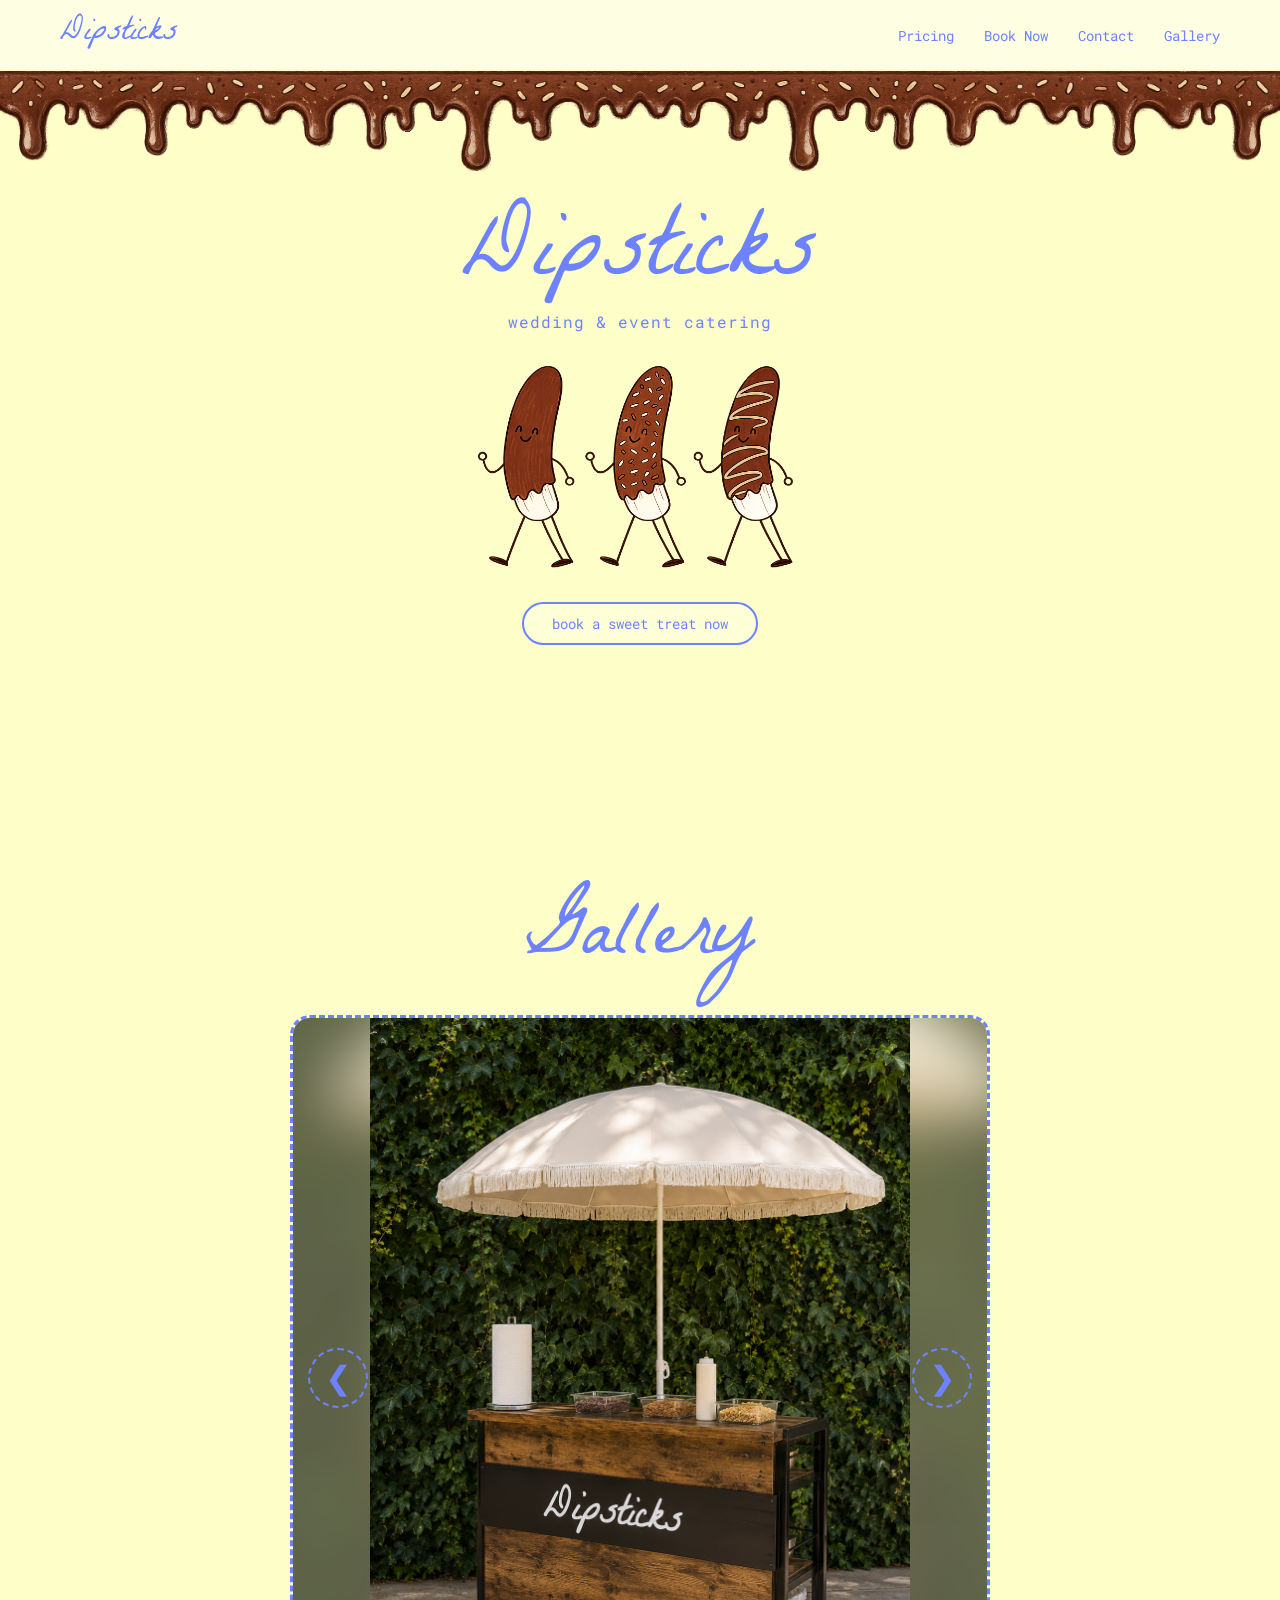
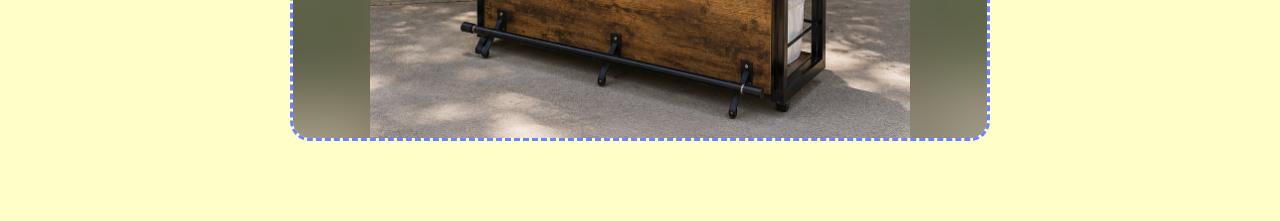
<file: index.html>
<!-- index.html -->
<!DOCTYPE html>
<html lang="en">
<head>
  <meta charset="UTF-8" />
  <meta name="viewport" content="width=device-width, initial-scale=1.0"/>
  <title>Dipsticks | Wedding & Event Catering</title>

  <link rel="stylesheet" href="style.css">

  <!-- Google Fonts -->
  <link rel="preconnect" href="https://fonts.googleapis.com">
  <link rel="preconnect" href="https://fonts.gstatic.com" crossorigin>
  <link href="https://fonts.googleapis.com/css2?family=La+Belle+Aurore&family=Roboto+Mono:wght@300;400&display=swap" rel="stylesheet">
</head>

<body>

  <!-- NAVIGATION -->
  <nav class="navbar">
    <div class="nav-logo">
      Dipsticks
    </div>

    <ul class="nav-links">
      <li><a href="pricing.html">Pricing</a></li>
      <li><a href="book.html">Book Now</a></li>
      <li><a href="contact.html">Contact</a></li>
      <li><a href="#gallery">Gallery</a></li>
    </ul>
  </nav>
    <div class="drizzle-banner">
        <img src="images/drizzle.png" alt="Chocolate drizzle border">
        <img src="images/drizzle3.png" alt="Chocolate drizzle border">
    </div>

  <!-- HERO SECTION -->
  <section class="hero">

    <div class="hero-text">
      <h1>Dipsticks</h1>
      <p>wedding & event catering</p>
    </div>

    <div class="hero-image">
      <!-- REPLACE WITH YOUR PNG -->
      <img src="images/bananas.png" alt="Chocolate covered banana illustration">
      <br>
      <a href="book.html" class="hero-button">
        book a sweet treat now
        </a>

  
    </div>

  </section>
  <br>
  <br>

  <!-- GALLERY SECTION -->
  <section class="gallery-section" id="gallery">

    <h2>Gallery</h2>

    <div class="slider-container">

        <button class="slide-btn prev">&#10094;</button>

        <div class="slider">

            <div class="slide active">
              <div class="blur-bg" 
              style="background-image: url('images/standoutsideumbrella.png');">
              </div>
              <img src="images/standoutsideumbrella.png">
            </div>
            <div class="slide">
              <div class="blur-bg" 
              style="background-image: url('images/KLOutside3.jpg');">
              </div>
              <img src="images/KLOutside3.jpg">
            </div>
            <div class="slide">
              <div class="blur-bg" 
              style="background-image: url('images/AIbananas.png');">
              </div>
              <img src="images/AIbananas.png">
            </div>
            <div class="slide">
              <div class="blur-bg" 
              style="background-image: url('images/AiStandwedding.png');">
              </div>
              <img src="images/AiStandwedding.png">
            </div>
            <div class="slide">
              <div class="blur-bg" 
              style="background-image: url('images/squeezebottle.jpeg');">
              </div>
              <img src="images/squeezebottle.jpeg">
            </div>
            <div class="slide">
              <div class="blur-bg" 
              style="background-image: url('images/funstand.jpeg');">
              </div>
              <img src="images/funstand.jpeg">
            </div>
            <div class="slide">
              <div class="blur-bg" 
              style="background-image: url('images/KLinsidestand.jpeg');">
              </div>
              <img src="images/KLinsidestand.jpeg">
            </div>

        </div>

        <button class="slide-btn next">&#10095;</button>

    </div>

</section>
<script>

const slides = document.querySelectorAll(".slide");

const nextBtn = document.querySelector(".next");
const prevBtn = document.querySelector(".prev");

let current = 0;

/* NEXT */

nextBtn.addEventListener("click", () => {

    slides[current].classList.remove("active");

    current++;

    if(current >= slides.length){
        current = 0;
    }

    slides[current].classList.add("active");
});

/* PREVIOUS */

prevBtn.addEventListener("click", () => {

    slides[current].classList.remove("active");

    current--;

    if(current < 0){
        current = slides.length - 1;
    }

    slides[current].classList.add("active");
});

</script>
</body>
</html>
</file>
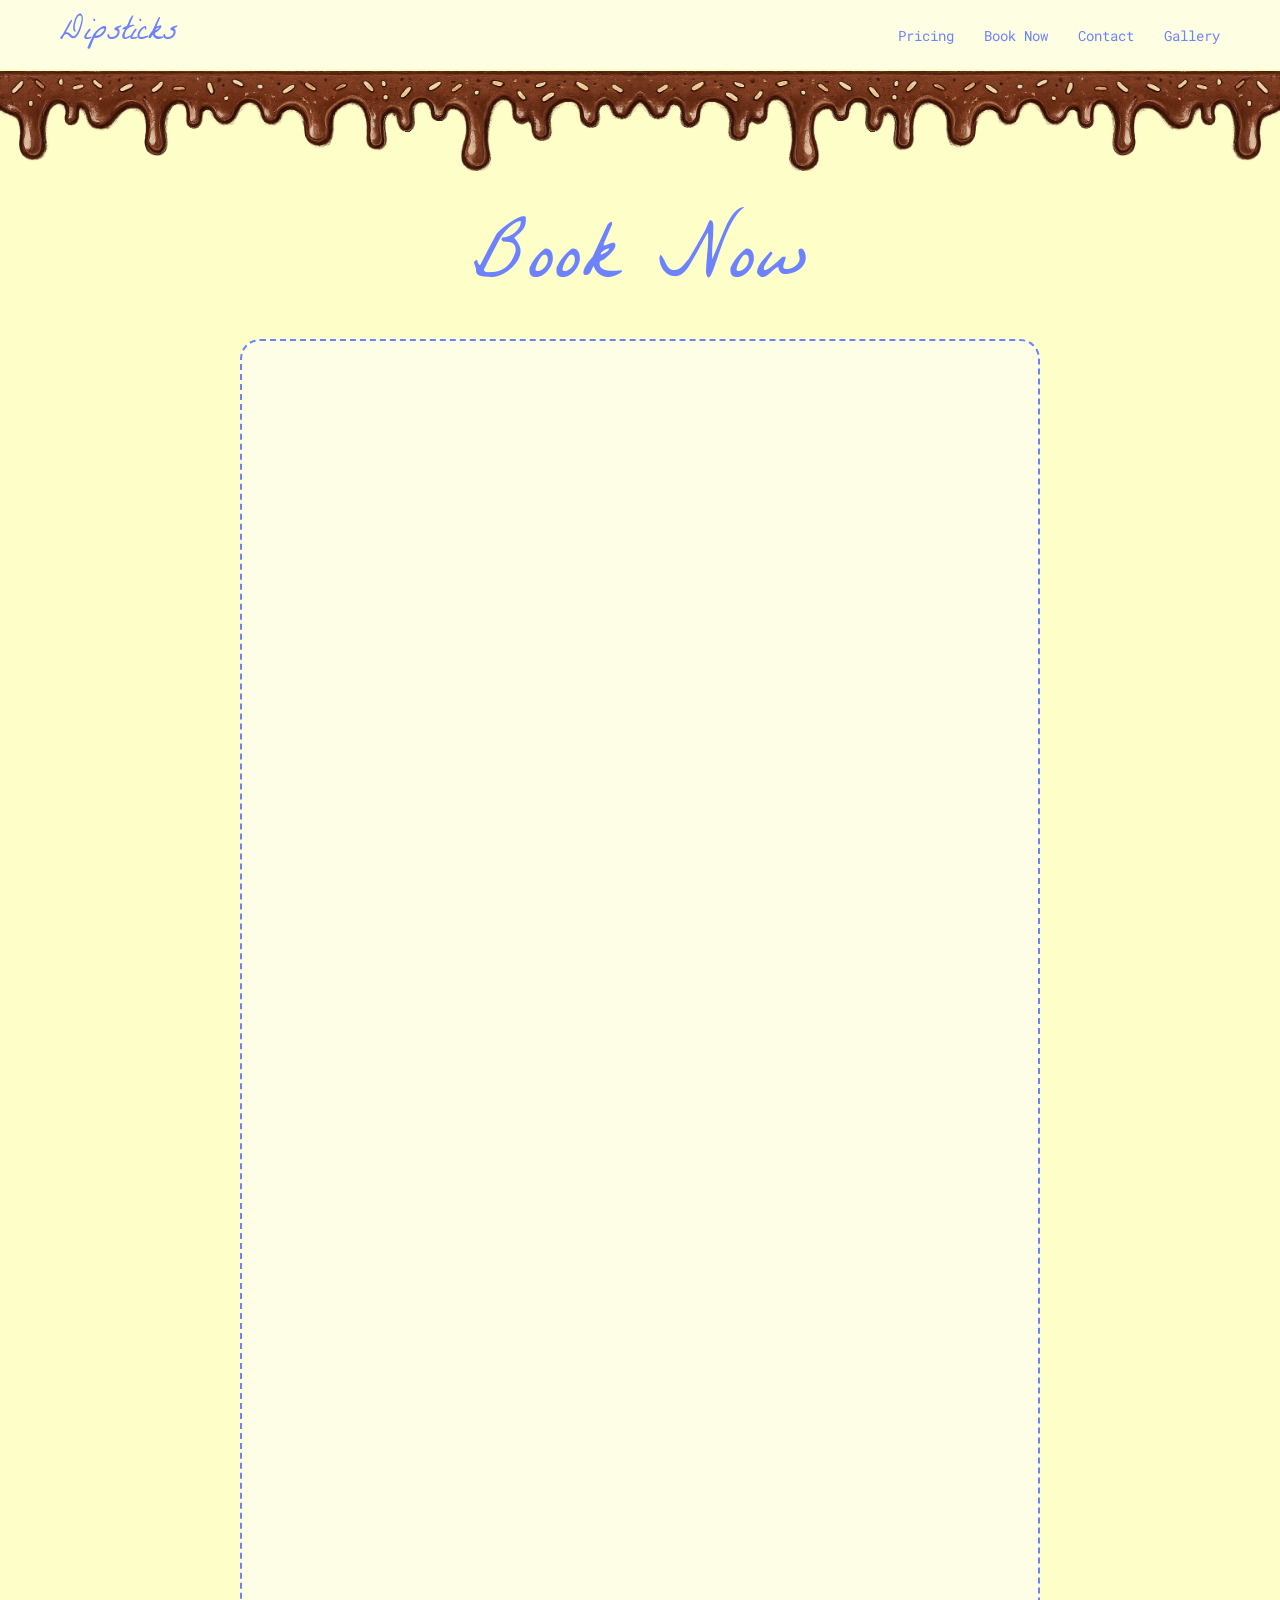
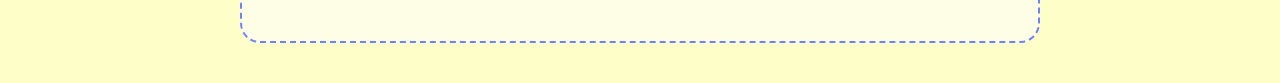
<file: book.html>
<!-- book.html -->

<!DOCTYPE html>
<html lang="en">
<head>
  <meta charset="UTF-8">
  <meta name="viewport" content="width=device-width, initial-scale=1.0">
  <title>Book Now | Dipsticks</title>

    <link rel="stylesheet" href="style.css">
    <link rel="preconnect" href="https://fonts.googleapis.com">
    <link rel="preconnect" href="https://fonts.gstatic.com" crossorigin>

    <link href="https://fonts.googleapis.com/css2?family=La+Belle+Aurore&family=Roboto+Mono:wght@300;400&display=swap" rel="stylesheet">
</head>

<body>

    <nav class="navbar">

        <a href="index.html" class="nav-logo">
            Dipsticks
        </a>

        <ul class="nav-links">
            <li><a href="pricing.html">Pricing</a></li>
            <li><a href="book.html">Book Now</a></li>
            <li><a href="contact.html">Contact</a></li>
            <li><a href="index.html#gallery">Gallery</a></li>
        </ul>

    </nav>
<div class="drizzle-banner">
        <img src="images/drizzle.png" alt="Chocolate drizzle border">
        <img src="images/drizzle3.png" alt="Chocolate drizzle border">
    </div>
  <section class="booking-section">

    <h2>Book Now</h2>

    <div class="form-placeholder">

      <!-- PASTE GOOGLE FORM EMBED HERE -->

      <section class="booking-form">

    <iframe 
    src="https://docs.google.com/forms/d/e/1FAIpQLScvmk1KnJ9wPzZaLF8d6zDTodLyoT0jhaDKo_mcmxb2hrO7JA/viewform?usp=header" 
    width="100%" 
    height="2200" 
    frameborder="0" 
    marginheight="0" 
    marginwidth="0">
    Loading…
    </iframe>

</section>

    </div>

  </section>
  
</body>
</html>
</file>
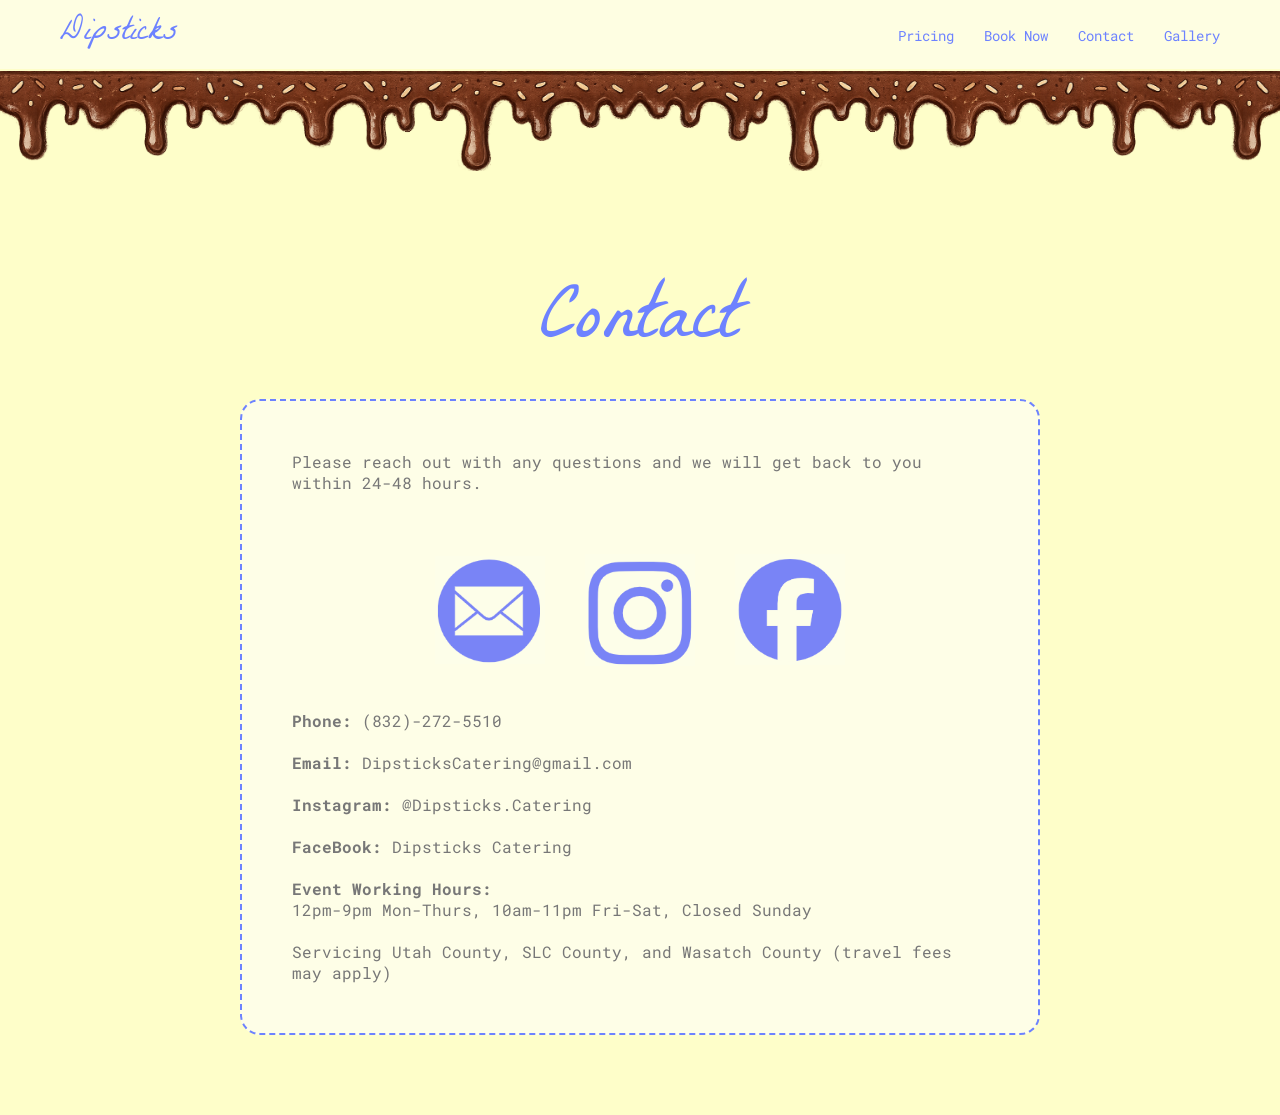
<file: contact.html>
<!-- contact.html -->

<!DOCTYPE html>
<html lang="en">
<head>
  <meta charset="UTF-8">
  <meta name="viewport" content="width=device-width, initial-scale=1.0">
  <title>Contact | Dipsticks</title>

    <link rel="stylesheet" href="style.css">
    <link rel="preconnect" href="https://fonts.googleapis.com">
    <link rel="preconnect" href="https://fonts.gstatic.com" crossorigin>

    <link href="https://fonts.googleapis.com/css2?family=La+Belle+Aurore&family=Roboto+Mono:wght@300;400&display=swap" rel="stylesheet">
</head>

<body>

    <nav class="navbar">

        <a href="index.html" class="nav-logo">
            Dipsticks
        </a>

        <ul class="nav-links">
            <li><a href="pricing.html">Pricing</a></li>
            <li><a href="book.html">Book Now</a></li>
            <li><a href="contact.html">Contact</a></li>
            <li><a href="index.html#gallery">Gallery</a></li>
        </ul>

    </nav>
    <div class="drizzle-banner">
        <img src="images/drizzle.png" alt="Chocolate drizzle border">
        <img src="images/drizzle3.png" alt="Chocolate drizzle border">
    </div>
  <section class="gallery-section">

    <h2>Contact</h2>

    <div class="pricing-box">

      <p>Please reach out with any questions and we will get back to you within 24-48 hours.</p>
      <br>
      <div class="social-links">
      <a href="mailto:DipsticksCatering@gmail.com"
       class="social-bubble">

        <img src="images/emailLogo.png" alt="Email">

    </a>
        <a href="https://instagram.com/dipsticks.catering"
       target="_blank"
       class="social-bubble">

        <img src="images/instaLogo.png" alt="Instagram">

    </a>

    <a href="https://www.facebook.com/share/1CwyASPHQn/?mibextid=wwXIfr"
       target="_blank"
       class="social-bubble">

        <img src="images/FBLogo.png" alt="Facebook">

    </a>


</div>
      <p><b>Phone:</b> (832)-272-5510</p>
      <br>
      <p><b>Email:</b> DipsticksCatering@gmail.com</p>
      <br>
      <p><b>Instagram:</b> @Dipsticks.Catering</p>
      <br>
      <p><b>FaceBook:</b> Dipsticks Catering</p>
      <br>
      <p><b>Event Working Hours:</b></p> 
        <p>12pm-9pm Mon-Thurs, 10am-11pm Fri-Sat, Closed Sunday</p>
      <br>
      <p>Servicing Utah County, SLC County, and Wasatch County (travel fees may apply)</p>

    </div>

  </section>
 
</body>
</html>
</file>
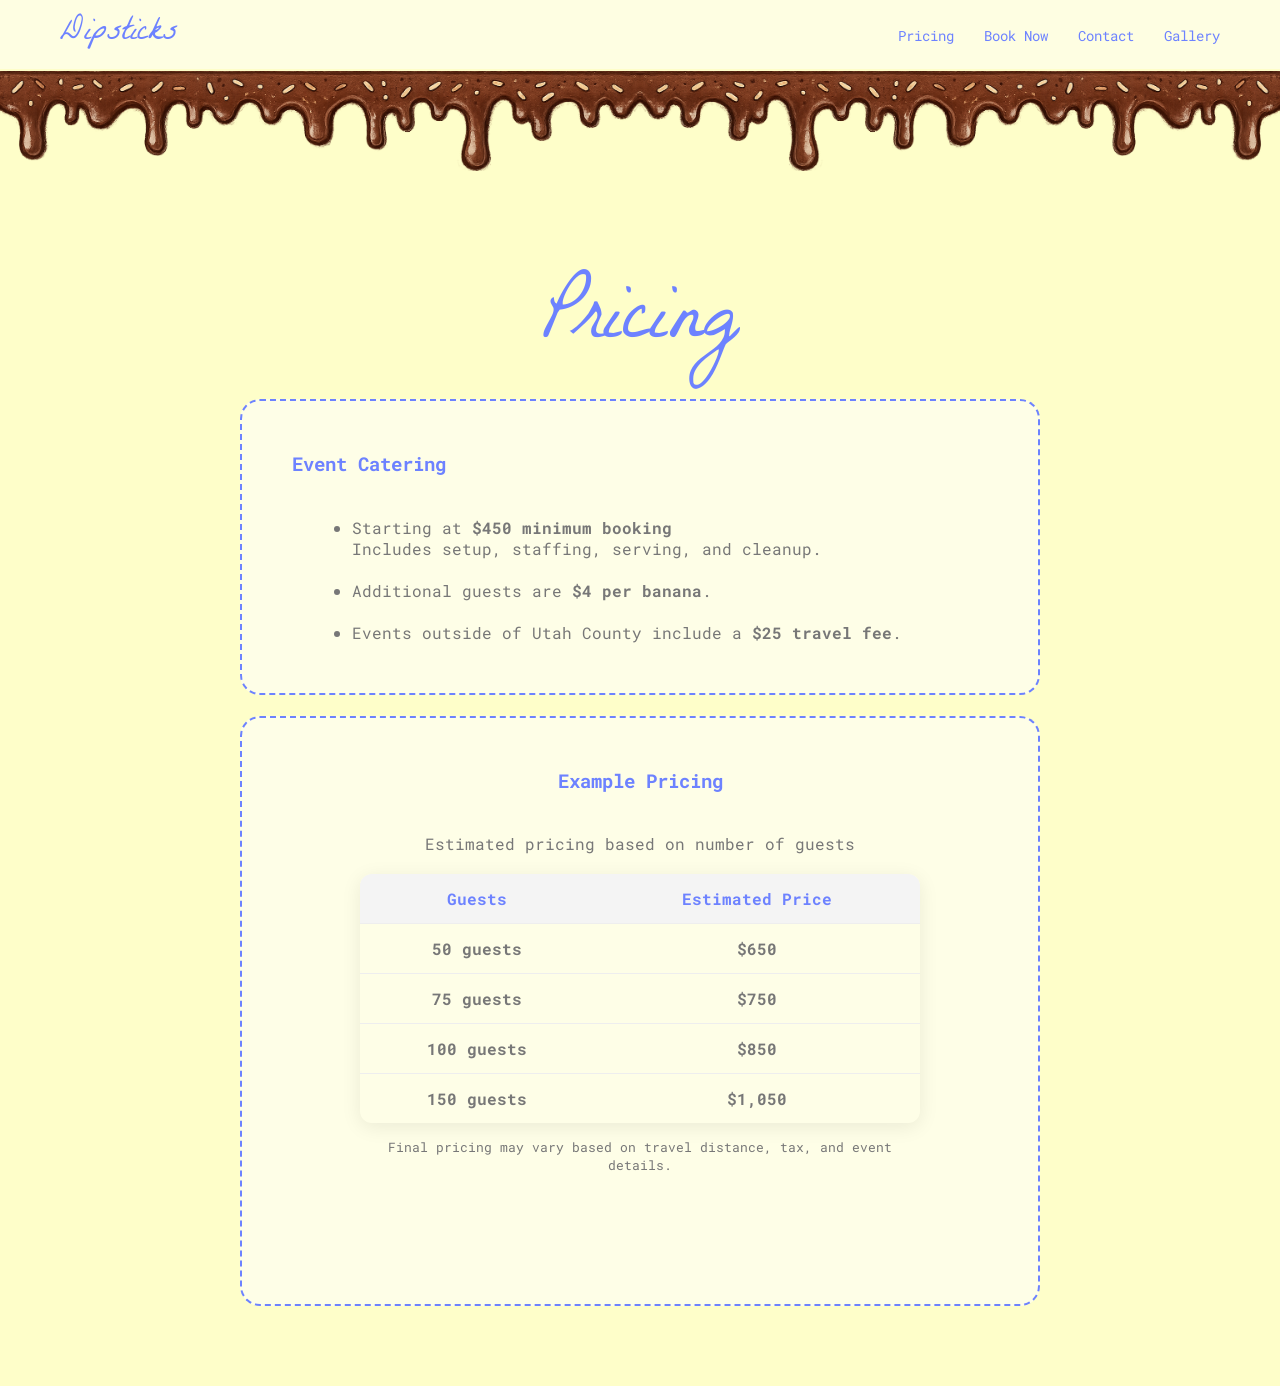
<file: pricing.html>
<!-- pricing.html -->

<!DOCTYPE html>
<html lang="en">
<head>
  <meta charset="UTF-8">
  <meta name="viewport" content="width=device-width, initial-scale=1.0">
  <title>Pricing | Dipsticks</title>

    <link rel="stylesheet" href="style.css">
    <link rel="preconnect" href="https://fonts.googleapis.com">
    <link rel="preconnect" href="https://fonts.gstatic.com" crossorigin>

    <link href="https://fonts.googleapis.com/css2?family=La+Belle+Aurore&family=Roboto+Mono:wght@300;400&display=swap" rel="stylesheet">
</head>

<body>

    <nav class="navbar">

        <a href="index.html" class="nav-logo">
            Dipsticks
        </a>

        <ul class="nav-links">
            <li><a href="pricing.html">Pricing</a></li>
            <li><a href="book.html">Book Now</a></li>
            <li><a href="contact.html">Contact</a></li>
            <li><a href="index.html#gallery">Gallery</a></li>
        </ul>

    </nav>
<div class="drizzle-banner">
        <img src="images/drizzle.png" alt="Chocolate drizzle border">
        <img src="images/drizzle3.png" alt="Chocolate drizzle border">
    </div>
  <section class="gallery-section">

    <h2>Pricing</h2>

    <div class="pricing-box">

      <h3>Event Catering</h3>
      <br>
      <ul>
        <li><p>Starting at <b>$450 minimum booking</b></p>
          <p>Includes setup, staffing, serving, and cleanup.</p></li>
          <br>
        <li><p>Additional guests are <b>$4 per banana</b>.</p></li>
        <br>
        <li><p>Events outside of Utah County include a <b>$25 travel fee</b>.</p></li>
      </ul>
    </div>
    <br>
    <div class="pricing-box2">
      <h3>Example Pricing</h3> 
      <section class="pricing-section">
  <p class="subtitle">Estimated pricing based on number of guests</p>

  <table class="pricing-table">
    <thead>
      <tr>
        <th>Guests</th>
        <th>Estimated Price</th>
      </tr>
    </thead>

    <tbody class="table-text">
      <tr>
        <td>50 guests</td>
        <td>$650</td>
      </tr>
      <tr>
        <td>75 guests</td>
        <td>$750</td>
      </tr>
      <tr>
        <td>100 guests</td>
        <td>$850</td>
      </tr>
      <tr>
        <td>150 guests</td>
        <td>$1,050</td>
      </tr>
    </tbody>
  </table>

  <p class="note">
    Final pricing may vary based on travel distance, tax, and event details.
  </p>
</section>
  </section>
    </div>
</file>
<file: style.css>
/* style.css */

*{
  margin:0;
  padding:0;
  box-sizing:border-box;
}

html{
  scroll-behavior:smooth;
}

body{
  background:#fefec9;
  font-family:'Roboto Mono', monospace;
  color:#4b4b4b;
  margin: 0;
  padding: 0;
}

/* NAVIGATION */

.navbar{
  width:100%;
  padding:5px 60px;

  display:flex;
  justify-content:space-between;
  align-items:center;

  position:fixed;
  top:0;

  background:#fefee2;
  z-index:1000;
}

.nav-logo{
  font-family:'La Belle Aurore', cursive;
  font-size:2rem;
  color:#6d82ff;

  text-decoration:none;
}

.nav-links{
  display:flex;
  gap:30px;
  list-style:none;
}

.nav-links a{
  text-decoration:none;
  color:#6d82ff;
  font-size:.9rem;
  transition:.2s ease;
}

.nav-links a:hover{
  opacity:.6;
}

/* HERO SECTION */

.hero{
  min-height:0px;

  display:flex;
  flex-direction:column;
  justify-content:flex-start;
  align-items:center;

  text-align:center;

  padding-top:0px;
  padding-bottom:0px;
  margin-top: 0px;
}

.hero-text h1{
  font-family:'La Belle Aurore', cursive;
  font-size:6rem;
  color:#6d82ff;
  font-weight:normal;
  margin-top: 0px;
  padding-top: 0px;
}

.hero-text p{
  color:#6d82ff;
  letter-spacing:1px;
  margin-top:-37px;
  margin-bottom:0px;
}

.hero-image img{
  width:400px;
  max-width:85vw;
}

/* GALLERY */

.gallery-section{
  padding:20px 10% 40px;
}

.gallery-section h2{
  text-align:center;
  margin-bottom:0px;
  margin-top: 0px;

  font-family:'La Belle Aurore', cursive;
  font-size:5rem;
  color:#6d82ff;

  font-weight:normal;
}

.booking-section{
  padding:20px 10% 40px;
}

.booking-section h2{
  text-align:center;
  margin-bottom:0px;
  margin-top:0px;

  font-family:'La Belle Aurore', cursive;
  font-size:5rem;
  color:#6d82ff;

  font-weight:normal;
}

.gallery-grid{
  display:grid;
  grid-template-columns:repeat(auto-fit,minmax(250px,1fr));
  gap:25px;
}

.gallery-box{
  height:300px;

  border:2px dashed #6d82ff;

  display:flex;
  justify-content:center;
  align-items:center;

  color:#6d82ff;

  background:rgba(255,255,255,.2);
}

.gallery-box img{
  width: auto;
  height: 100%;

  object-fit: cover;

  display: block;
}

/* MOBILE */

@media(max-width:768px){

  .navbar{
    flex-direction:column;
    gap:20px;
    padding:20px;
  }

  .nav-links{
    gap:15px;
    flex-wrap:wrap;
    justify-content:center;
  }

  .hero-text h1{
    font-size:4.5rem;
  }

  .hero-image img{
    width:320px;
  }

}
/* EXTRA PAGE STYLES */

.pricing-box,
.form-placeholder{
  max-width:800px;
  margin: auto;

  padding:50px;

  border:2px dashed #6d82ff;

  background:rgba(255,255,255,.2);

  color:#6d82ff;
  border-radius: 20px;
}

.pricing-box h3{
  margin-bottom:20px;
  text-align: left;
  color:#6d82ff;
}
.pricing-box ul{
  text-align: left;
}

.pricing-box2 h3{
  margin-bottom:-40px;
  color:#6d82ff;
}

.pricing-box,
.form-placeholder{

  max-width:800px;
  margin:auto;

  padding:50px;

  border:2px dashed #6d82ff;

  background:#fefee7;

  color:#777;

  font-family:'Roboto Mono', monospace;
  text-align: left;
  border-radius: 20px;
}
.pricing-box2,
.form-placeholder{

  max-width:800px;
  margin:auto;

  padding:50px;

  border:2px dashed #6d82ff;

  background:#fefee7;

  color:#6d82ff;

  font-family:'Roboto Mono', monospace;
  border-radius: 20px;
}
/* HERO BUTTON */

.hero-button{

  display:inline-block;

  margin-top:0px;
  margin-bottom: 100px;
  padding:10px 28px;

  border:2px solid #6d82ff;
  border-radius:50px;

  text-decoration:none;

  color:#6d82ff;
  font-family:'Roboto Mono', monospace;
  font-size:.9rem;

  transition:.25s ease;

  background:rgba(255,255,255,.25);
}

.hero-button:hover{

  background:#6d82ff;
  color:#e9e7be;

  transform:translateY(-2px);
}
/* FOOTER */

.footer{

  width:100%;

  padding:30px 0;

  margin-top:100px;

  text-align:center;

  font-family:'Roboto Mono', monospace;
  font-size:.8rem;

  color:#6d82ff;

  background:#fefec9;
}

/* DRIZZLE IMAGE */

.drizzle-banner{

  width:100%;
  margin-top:71px;
  display:flex;
  overflow:hidden;
  line-height:0;
}

.drizzle-banner img{
  width:50%;
  display:block;
  flex-shrink:0;
}

/* WAVE CONTAINER */

.wave-banner {
    position: fixed;
    bottom: 0;
    left: 0;

    width: 100%;
    height: 120px;

    overflow: hidden;

    z-index: 999;
}

.booking-form {
    display: flex;
    flex-direction: column;
    align-items: center;
}

.booking-form iframe {
    width: 110%;
    max-width: 2200px;

    height: 1200px;

    border: none;
}


/* pricing container */
.pricing-section {
  max-width: 600px;
  margin: 60px auto;
  padding: 20px;
  text-align: center;
  font-family:'Roboto Mono', monospace;
}

.pricing-section h2 {
  font-size: 32px;
  margin-bottom: 5px;
}

.subtitle {
  color: #777;
  margin-bottom: 20px;
}

.pricing-table {
  width: 100%;
  border-collapse: collapse;
  margin: 0 auto;
  overflow: hidden;
  border-radius: 12px;
  box-shadow: 0 4px 20px rgba(0,0,0,0.08);
}

.pricing-table th {
  background-color: #f4f4f4;
  padding: 14px;
  font-size: 16px;
}

.pricing-table td {
  padding: 14px;
  border-top: 1px solid #eee;
}

.pricing-table tr:hover {
  background-color: #fafafa;
}

.note {
  margin-top: 15px;
  font-size: 13px;
  color:#777;
}

.table-text{
  color:#777;
  font-weight: bold;
}
ul{
  padding-left: 60px;
}

/* SECTION */

.gallery-section {
    padding: 80px 0;

    text-align: center;
}

/* TITLE */

.gallery-title {
    font-size: 5rem;
    font-family: 'La Belle Aurore', cursive;;

    color: #6d82ff;

    margin-bottom: 50px;
}

/* SLIDER AREA */

.slider-container {
    position: relative;

    width: 75%;
    max-width: 700px;

    margin: auto;

    border: 3px dashed #6d82ff;

    border-radius: 20px;

    padding: 0px;

    background-color: rgba(255,255,255,.2);

    overflow: hidden;
}

/* IMAGES */

.slider {
    position: relative;

    height: 80vh;
}

.slide {
    position: absolute;
    top: 0;
    bottom: 0;

    width: 100%;
    height: 100%;

    display: flex;
    justify-content: center;
    align-items: center;

    opacity: 0;

    transition: opacity 0.5s ease-in-out;

    overflow: hidden;

    border-radius: 0px;
}

/* active slide */

.slide.active {
    opacity: 1;
}

/* blurry background */

.blur-bg {
    position: absolute;

    top: 0;
    bottom: 0;

    width: 100%;
    height: 100%;

    background-size: cover;
    background-position: center;

    filter: blur(25px);

    transform: scale(1.2);

    opacity: 0.7;
}

/* main image */

.slide img {
    position: relative;

    width: 100%;
    height: 100%;

    object-fit: contain;

    z-index: 2;
}
/* BUTTONS */

.slide-btn {
    position: absolute;

    top: 50%;
    transform: translateY(-50%);

    background: none;

    border: 2px dashed #6d82ff;

    color: #6d82ff;

    font-size: 2rem;

    width: 60px;
    height: 60px;

    border-radius: 50%;

    cursor: pointer;

    z-index: 10;

    transition: 0.3s;
}

/* hover */

.slide-btn:hover {
    background-color: #6d82ff;

    color: #f5f4cf;
}

.prev {
    left: 15px;
}

.next {
    right: 15px;
}

.social-links {
    display: flex;
    justify-content: center;
    align-items: center;
    gap: 40px;

    margin: 40px 0;
}

.social-bubble img {
    width: 110px;

    transition: transform 0.3s ease;
}

.social-bubble:hover img {
    transform: scale(1.1) rotate(-3deg);
}
</file>
